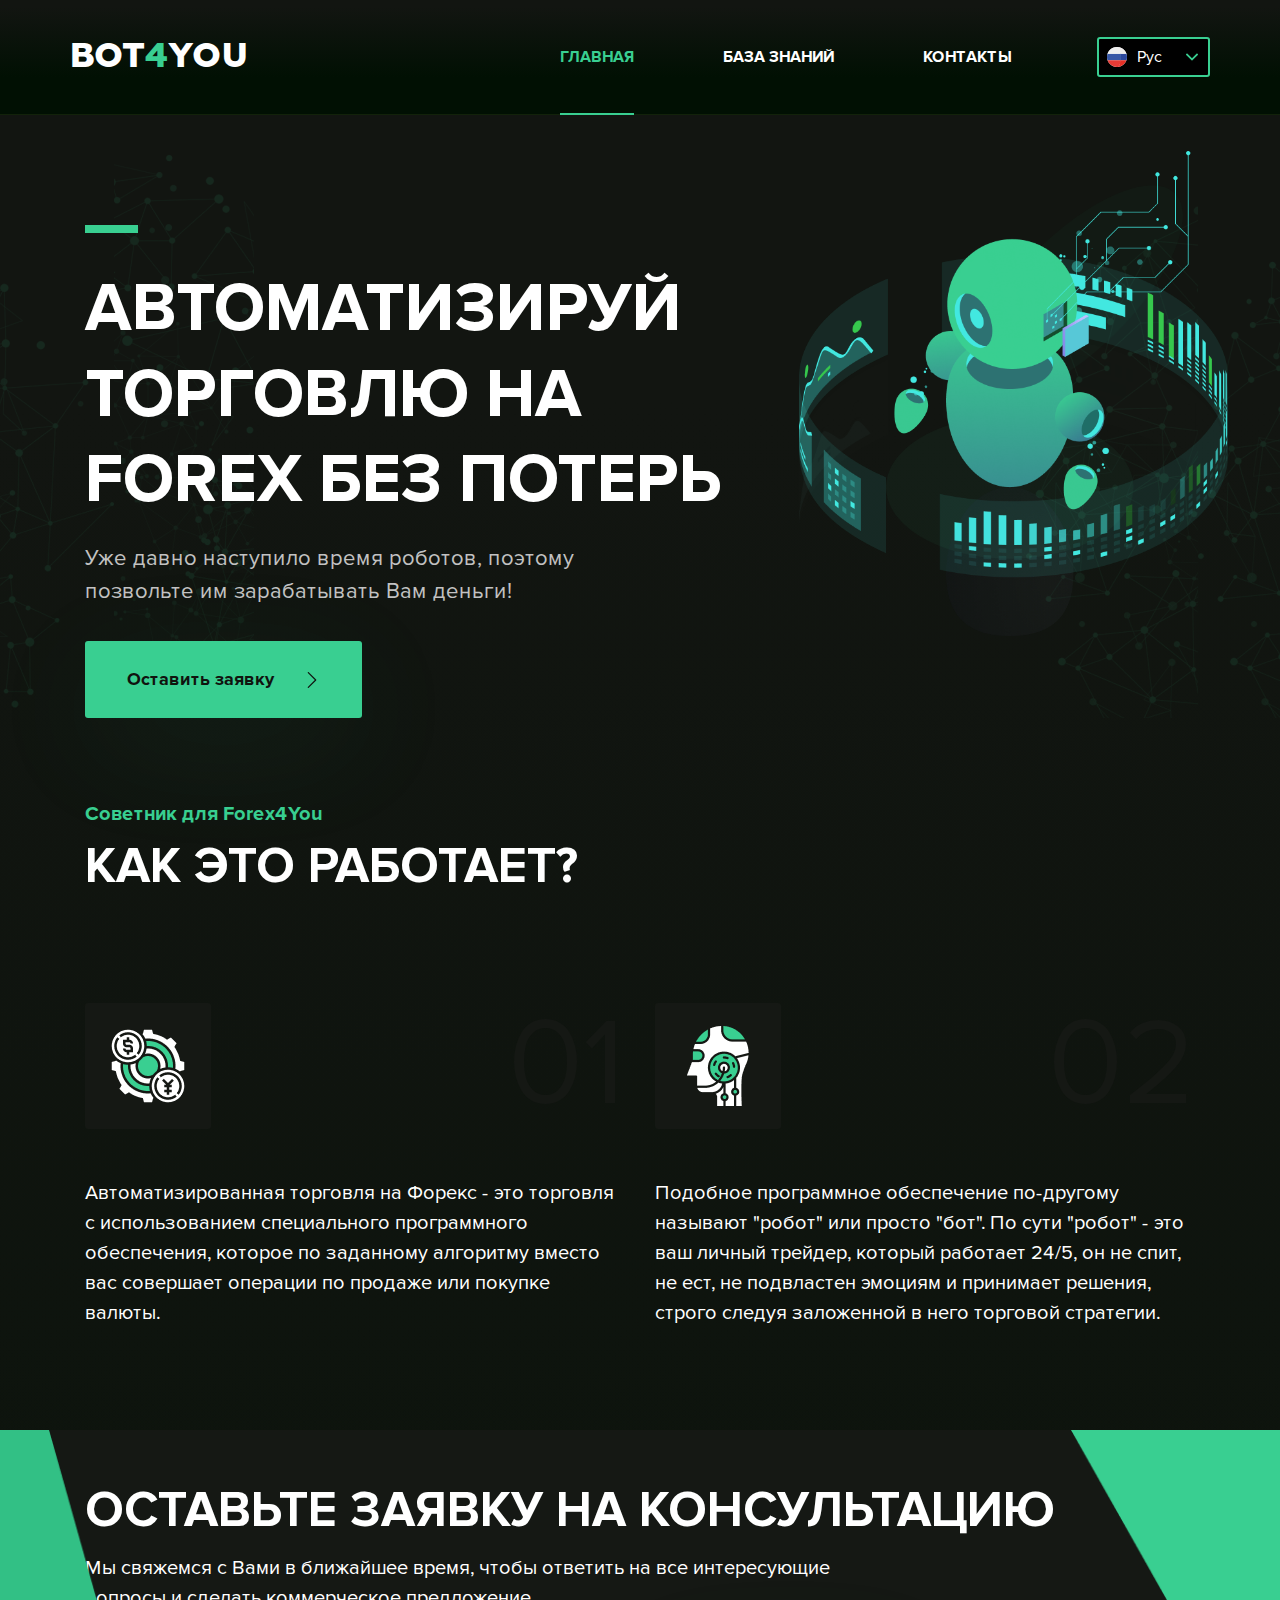
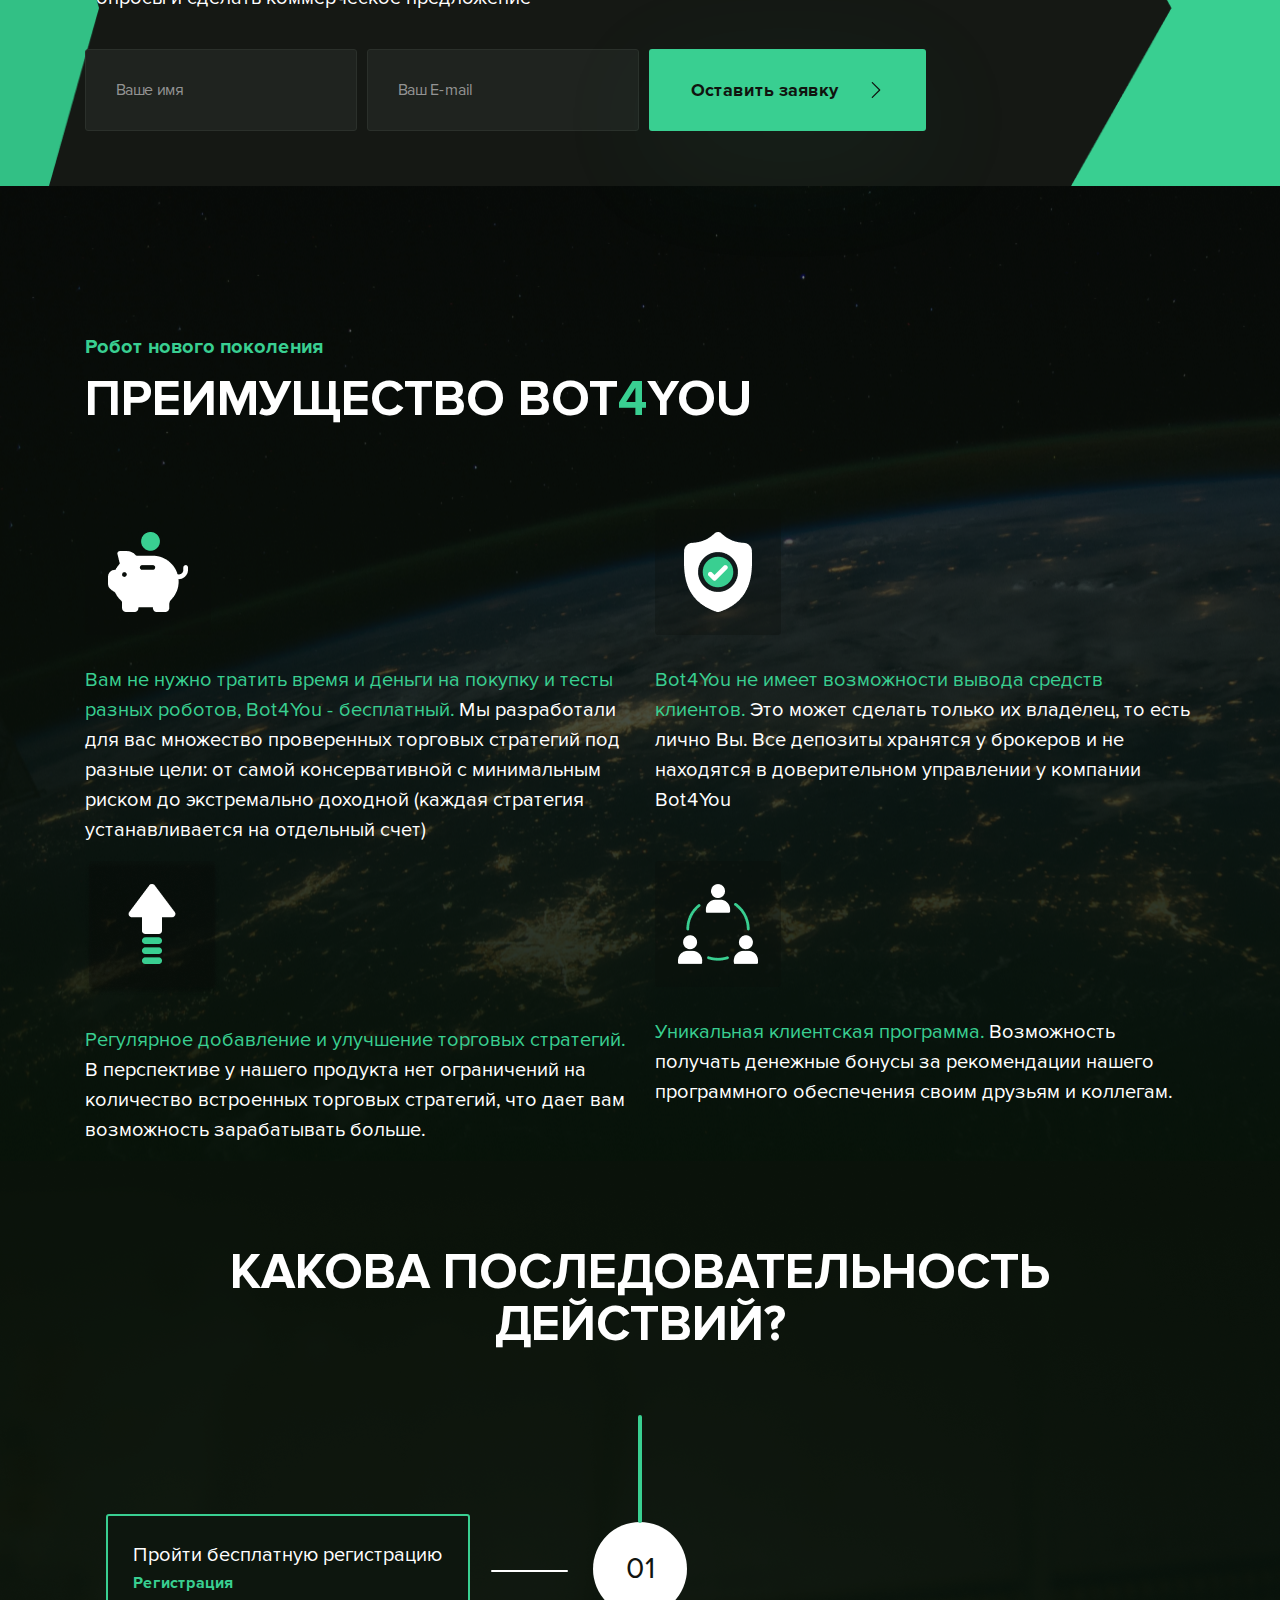
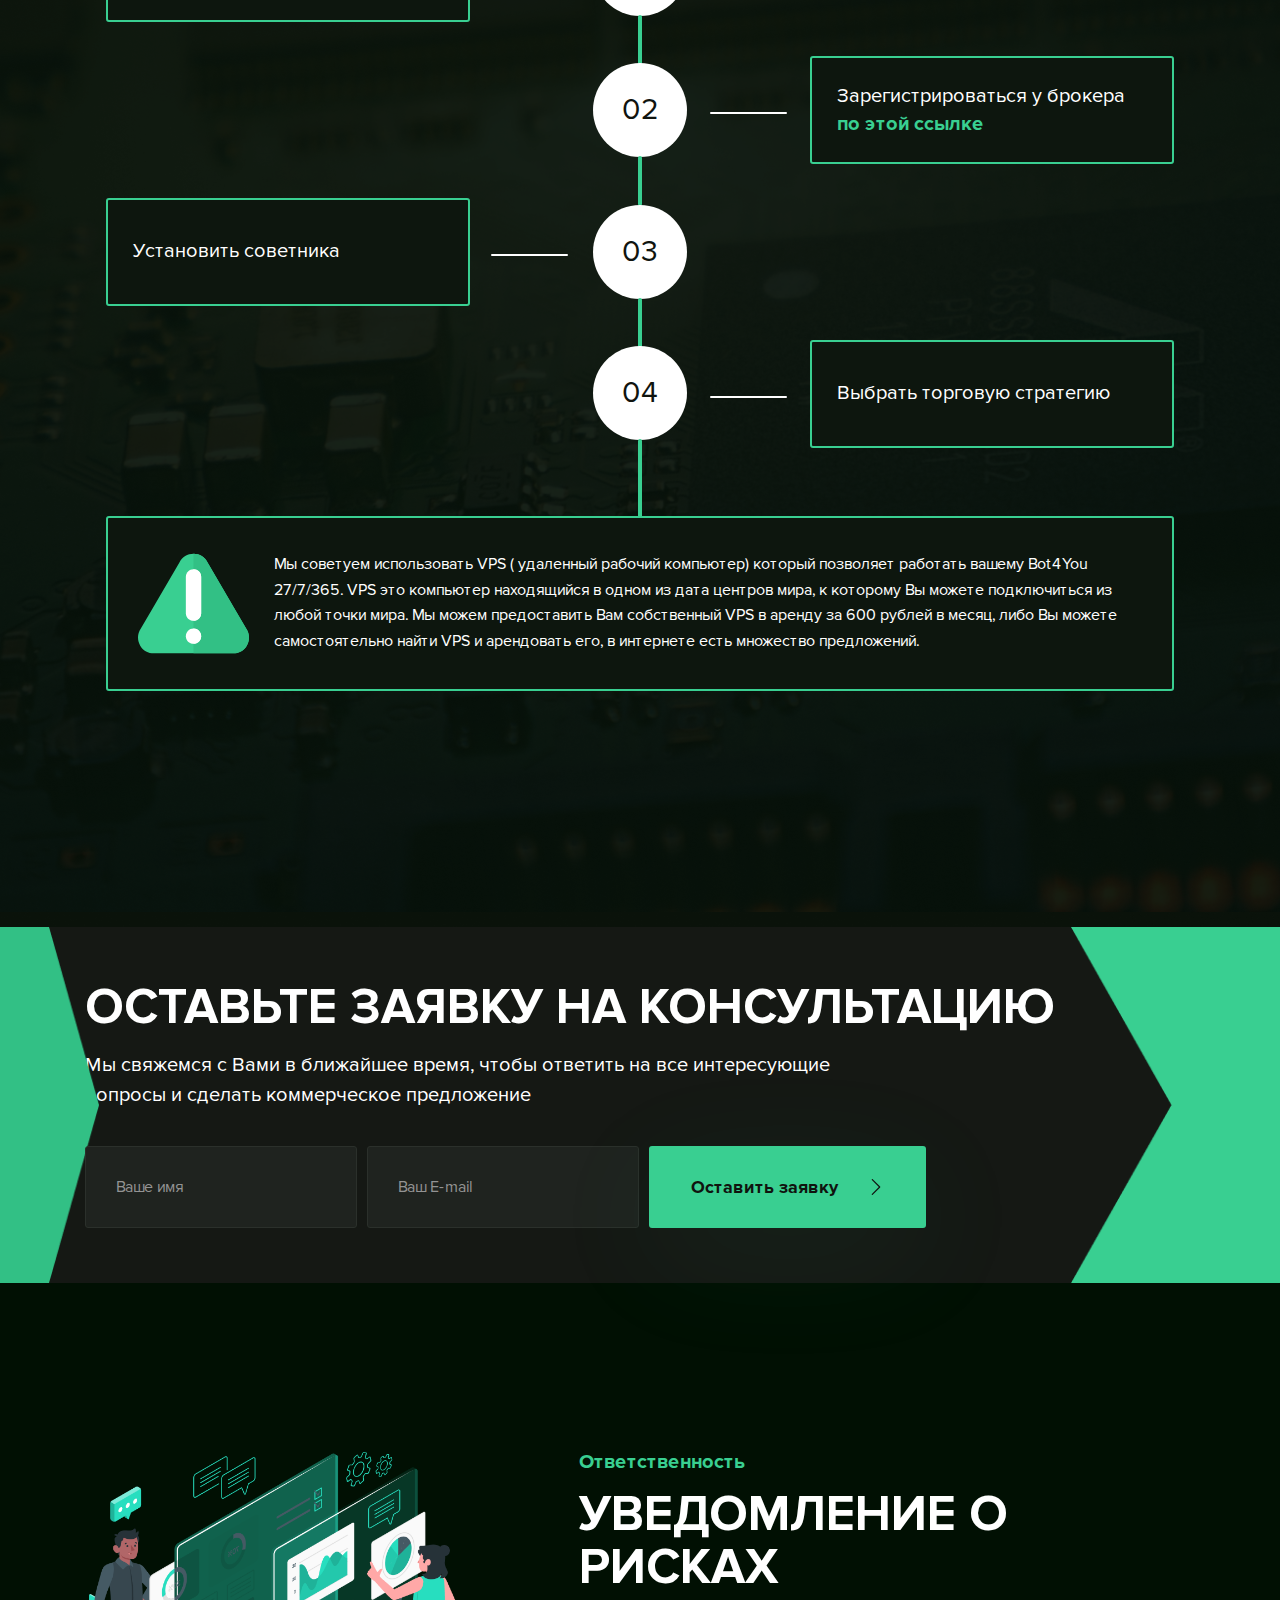
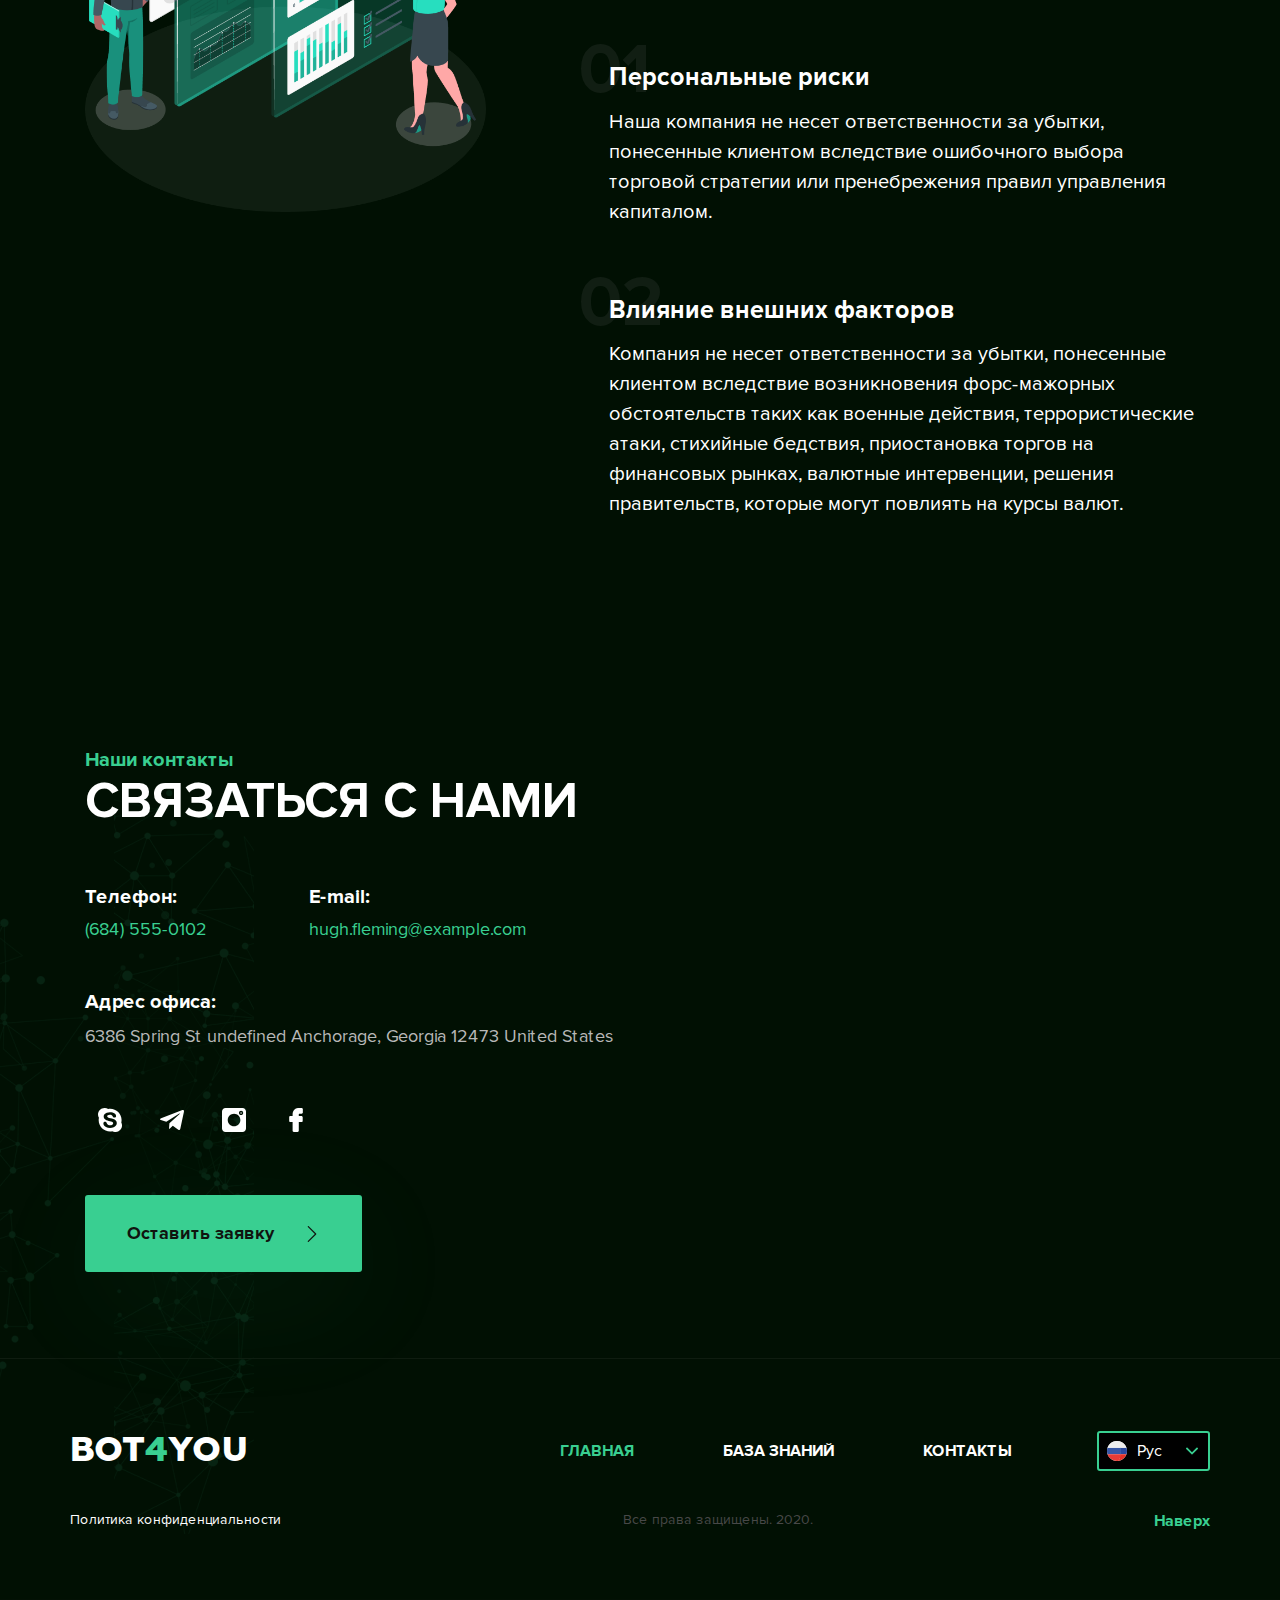
<file: index.html>
<!doctype html>
<html lang="en">
  <head>
    <!-- Required meta tags -->
    <meta charset="utf-8">
    <meta name="viewport" content="width=device-width, initial-scale=1, shrink-to-fit=no">

    <script src="https://api-maps.yandex.ru/2.1/?lang=ru_RU&amp;apikey=<ваш API-ключ>" type="text/javascript"></script>
    <link rel="stylesheet" href="https://stackpath.bootstrapcdn.com/bootstrap/4.3.1/css/bootstrap.min.css" integrity="sha384-ggOyR0iXCbMQv3Xipma34MD+dH/1fQ784/j6cY/iJTQUOhcWr7x9JvoRxT2MZw1T" crossorigin="anonymous">
    <link rel="stylesheet" href="css/jquery.sweet-dropdown.css">
    <link rel="stylesheet" href="css/style.css">
    <link rel="stylesheet" href="css/media.css">

    <title>Site name</title>
  </head>
  <body>
    <header>
      <div class="container">
        <div class="logo">
          <a href="/">BOT<span>4</span>YOU</a>
        </div>
        <div class="menu">
          <div class="list">
            <a class="active" href="/">Главная</a>
            <a href="help.html">База знаний</a>
            <a href="#">Контакты</a>
          </div>
          <div class="language" data-dropdown="#dropdown-language">
            <span class="icon icon-rus"></span>
            <span>Рус</span>
          </div>
          <div class="dropdown-menu dropdown-anchor-top-left" id="dropdown-language">
          	<ul>
          		<!-- <li><a href="#"><span class="icon icon-rus"></span><span>Рус</span></a></li> -->
              <li><a href="#"><span class="icon icon-eng"></span><span>Eng</span></a></li>
              <li><a href="#"><span class="icon icon-fra"></span><span>Fra</span></a></li>
              <li><a href="#"><span class="icon icon-spa"></span><span>Spa</span></a></li>
              <li><a href="#"><span class="icon icon-ger"></span><span>Ger</span></a></li>
              <li><a href="#"><span class="icon icon-chi"></span><span>Chi</span></a></li>
              <li><a href="#"><span class="icon icon-por"></span><span>Por</span></a></li>
              <li><a href="#"><span class="icon icon-ita"></span><span>Ita</span></a></li>
          	</ul>
          </div>
        </div>
        <div class="mobile menu-mobile">
          <a href="#"><span class="icon icon-menu"></span></a>
          <div class="m-menu">
            <div class="top">
              <div class="logo">
                <a href="/">BOT<span>4</span>YOU</a>
              </div>
              <a href="#"><span class="icon icon-menu-close"></span></a>
            </div>
            <div class="list">
              <a class="active" href="/">Главная</a>
              <a href="help.html">База знаний</a>
              <a href="#">Контакты</a>
            </div>
            <div class="language" data-dropdown="#dropdown-language-mobile">
              <span class="icon icon-rus"></span>
              <span>Рус</span>
            </div>
            <div class="dropdown-menu dropdown-anchor-bottom-left" id="dropdown-language-mobile">
              <ul>
                <!-- <li><a href="#"><span class="icon icon-rus"></span><span>Рус</span></a></li> -->
                <li><a href="#"><span class="icon icon-eng"></span><span>Eng</span></a></li>
                <li><a href="#"><span class="icon icon-fra"></span><span>Fra</span></a></li>
                <li><a href="#"><span class="icon icon-spa"></span><span>Spa</span></a></li>
                <li><a href="#"><span class="icon icon-ger"></span><span>Ger</span></a></li>
                <li><a href="#"><span class="icon icon-chi"></span><span>Chi</span></a></li>
                <li><a href="#"><span class="icon icon-por"></span><span>Por</span></a></li>
                <li><a href="#"><span class="icon icon-ita"></span><span>Ita</span></a></li>
              </ul>
            </div>
            <a class="btn btn-green" href="#"  onclick="$('#callme').modal('show');return false;"><span>Оставить заявку</span><span class="icon icon-arrow"></span></a>
          </div>
        </div>
      </div>
    </header>
    <section class="block block1">
      <div class="container">
        <div class="left">
          <p class="p1">Автоматизируй торговлю на Forex без потерь</p>
          <p class="p2">Уже давно наступило время роботов, поэтому позвольте им зарабатывать Вам деньги!</p>
          <div class="mobile">
            <img src="images/block1.png" alt="">
          </div>
          <a class="btn btn-green" href="#"  onclick="$('#callme').modal('show');return false;"><span>Оставить заявку</span><span class="icon icon-arrow"></span></a>
        </div>
        <div class="right computer">
          <img src="images/block1.png" alt="">
        </div>
      </div>
    </section>
    <section class="block block2">
      <div class="container">
        <p class="title1">Советник для Forex4You</p>
        <p class="title2">Как это работает?</p>
        <div class="row">
          <div class="col-md-6 col-sm-12">
            <div class="work">
              <div class="top">
                <div class="logo">
                  <img src="images/b2_left.png" alt="">
                </div>
                <div class="num">
                  <span>01</span>
                </div>
              </div>
              <div class="bot">
                <p class="text">Автоматизированная торговля на Форекс - это торговля с использованием специального программного обеспечения, которое по заданному алгоритму вместо вас совершает операции по продаже или покупке валюты.</p>
              </div>
            </div>
          </div>
          <div class="col-md-6 col-sm-12">
            <div class="work">
              <div class="top">
                <div class="logo">
                  <img src="images/b2_right.png" alt="">
                </div>
                <div class="num">
                  <span>02</span>
                </div>
              </div>
              <div class="bot">
                <p class="text">Подобное программное обеспечение по-другому называют "робот" или просто "бот". По сути "робот" - это ваш личный трейдер, который работает 24/5, он не спит, не ест, не подвластен эмоциям и принимает решения, строго следуя заложенной в него торговой стратегии.</p>
              </div>
            </div>
          </div>
        </div>
      </div>
    </section>
    <section class="block block3">
      <div class="container">
        <p class="title2">Оставьте заявку на консультацию</p>
        <p class="text">Мы свяжемся с Вами в ближайшее время, чтобы ответить на все интересующие вопросы и сделать коммерческое предложение</p>
        <form>
          <input class="input" type="text" name="name" placeholder="Ваше имя" required>
          <input class="input" type="email" name="email" placeholder="Ваш E-mail" required>
          <a class="btn btn-green" href="#"><span>Оставить заявку</span><span class="icon icon-arrow"></span></a>
          <button type="submit" class="hide"></button>
        </form>
      </div>
    </section>
    <section class="block block4">
      <div class="container">
        <p class="title1">Робот нового поколения</p>
        <p class="title2">преимущество Bot<span>4</span>You</p>
        <div class="row">
          <div class="col-md-6 col-sm-12">
            <div class="work">
              <div class="top">
                <div class="logo">
                  <img src="images/b4_1.png" alt="">
                </div>
              </div>
              <div class="bot">
                <p class="text"><span class="green">Вам не нужно тратить время и деньги на покупку и тесты разных роботов, Bot4You - бесплатный.</span> Мы разработали для вас множество проверенных торговых стратегий под разные цели: от самой консервативной с минимальным риском до экстремально доходной (каждая стратегия устанавливается на отдельный счет)</p>
              </div>
            </div>
          </div>
          <div class="col-md-6 col-sm-12">
            <div class="work">
              <div class="top">
                <div class="logo">
                  <img src="images/b4_2.png" alt="">
                </div>
              </div>
              <div class="bot">
                <p class="text"><span class="green">Bot4You не имеет возможности вывода средств клиентов.</span> Это может сделать только их владелец, то есть лично Вы. Все депозиты хранятся у брокеров и не находятся в доверительном управлении у компании Bot4You</p>
              </div>
            </div>
          </div>
          <div class="col-md-6 col-sm-12">
            <div class="work">
              <div class="top">
                <div class="logo">
                  <img src="images/b4_3.png" alt="">
                </div>
              </div>
              <div class="bot">
                <p class="text"><span class="green">Регулярное добавление и улучшение торговых стратегий.</span> В перспективе у нашего продукта нет ограничений на количество встроенных торговых стратегий, что дает вам возможность зарабатывать больше.</p>
              </div>
            </div>
          </div>
          <div class="col-md-6 col-sm-12">
            <div class="work">
              <div class="top">
                <div class="logo">
                  <img src="images/b4_4.png" alt="">
                </div>
              </div>
              <div class="bot">
                <p class="text"><span class="green">Уникальная клиентская программа.</span> Возможность получать денежные бонусы за рекомендации нашего программного обеспечения своим друзьям и коллегам.</p>
              </div>
            </div>
          </div>
        </div>
      </div>
    </section>
    <section class="block block5">
      <div class="container">
        <p class="title2">Какова последовательность действий?</p>
        <div class="tree">
          <div class="infos">
            <div class="info info1">
              <p class="text">Пройти бесплатную регистрацию</p>
              <a href="#">Регистрация</a>
            </div>
            <div class="info info2">
              <p class="text">Зарегистрироваться у брокера <a href="#">по этой ссылке</a></p>
            </div>
            <div class="info info3">
              <p class="text">Установить советника</p>
            </div>
            <div class="info info4">
              <p class="text">Выбрать торговую стратегию</p>
            </div>
          </div>
          <div class="numbers">
            <div class="num">
              <span>01</span>
            </div>
            <div class="num">
              <span>02</span>
            </div>
            <div class="num">
              <span>03</span>
            </div>
            <div class="num">
              <span>04</span>
            </div>
          </div>
        </div>
        <div class="bot">
          <div class="left">
            <span class="icon icon-warning"></span>
          </div>
          <div class="right">
            <p>Мы советуем использовать VPS ( удаленный рабочий компьютер) который позволяет работать вашему Bot4You 27/7/365. VPS это компьютер находящийся в одном из дата центров мира, к которому Вы можете подключиться из любой точки мира. Мы можем предоставить Вам собственный VPS в аренду за 600 рублей в месяц, либо Вы можете самостоятельно найти VPS и арендовать его, в интернете есть множество предложений.</p>
          </div>
        </div>
      </div>
    </section>
    <section class="block block3">
      <div class="container">
        <p class="title2">Оставьте заявку на консультацию</p>
        <p class="text">Мы свяжемся с Вами в ближайшее время, чтобы ответить на все интересующие вопросы и сделать коммерческое предложение</p>
        <form>
          <input class="input" type="text" class="name" placeholder="Ваше имя" required>
          <input class="input" type="email" class="email" placeholder="Ваш E-mail" required>
          <a class="btn btn-green" href="#"><span>Оставить заявку</span><span class="icon icon-arrow"></span></a>
          <button type="submit" class="hide"></button>
        </form>
      </div>
    </section>
    <section class="block block6">
      <div class="container">
        <div class="left">
          <img src="images/block6.png" alt="">
        </div>
        <div class="right">
          <p class="title1">Ответственность</p>
          <p class="title2">Уведомление о рисках</p>
          <div class="risk">
            <span>01</span>
            <p class="p1">Персональные риски</p>
            <p class="text">Наша компания не несет ответственности за убытки, понесенные клиентом вследствие ошибочного выбора торговой стратегии или пренебрежения правил управления капиталом.</p>
          </div>
          <div class="risk">
            <span>02</span>
            <p class="p1">Влияние внешних факторов</p>
            <p class="text">Компания не несет ответственности за убытки, понесенные клиентом вследствие возникновения форс-мажорных обстоятельств таких как военные действия, террористические атаки, стихийные бедствия, приостановка торгов на финансовых рынках, валютные интервенции, решения правительств, которые могут повлиять на курсы валют.</p>
          </div>
        </div>
      </div>
    </section>
    <section class="block block7">
      <div class="container">
        <div class="left">
          <p class="title1">Наши контакты</p>
          <p class="title2">Связаться с нами</p>
          <div class="contacts">
            <div class="left">
              <p class="p1">Телефон:</p>
              <a href="tel: 6845550102">(684) 555-0102</a>
            </div>
            <div class="right">
              <p class="p1">E-mail:</p>
              <a href="mailto: hugh.fleming@example.com">hugh.fleming@example.com</a>
            </div>
          </div>
          <div class="address">
            <p class="p1">Адрес офиса:</p>
            <p class="p2">6386 Spring St undefined Anchorage, Georgia 12473 United States</p>
          </div>
          <div class="social">
            <a href="#"><span class="icon icon-skype"></span></a>
            <a href="#"><span class="icon icon-tg"></span></a>
            <a href="#"><span class="icon icon-inst"></span></a>
            <a href="#"><span class="icon icon-fb"></span></a>
          </div>
          <a class="btn btn-green" href="#" onclick="$('#callme').modal('show');return false;"><span>Оставить заявку</span><span class="icon icon-arrow"></span></a>
        </div>
        <div class="right">
          <div id="map"></div>
        </div>
      </div>
    </section>
    <footer>
      <div class="container">
        <div class="top">
          <div class="logo">
            <a href="#">BOT<span>4</span>YOU</a>
          </div>
          <div class="menu">
            <div class="list">
              <a class="active" href="/">Главная</a>
              <a href="help.html">База знаний</a>
              <a href="#">Контакты</a>
            </div>
            <div class="language" data-dropdown="#dropdown-language-footer">
              <span class="icon icon-rus"></span>
              <span>Рус</span>
            </div>
            <div class="dropdown-menu dropdown-anchor-bottom-left" id="dropdown-language-footer">
            	<ul>
            		<!-- <li><a href="#"><span class="icon icon-rus"></span><span>Рус</span></a></li> -->
                <li><a href="#"><span class="icon icon-eng"></span><span>Eng</span></a></li>
                <li><a href="#"><span class="icon icon-fra"></span><span>Fra</span></a></li>
                <li><a href="#"><span class="icon icon-spa"></span><span>Spa</span></a></li>
                <li><a href="#"><span class="icon icon-ger"></span><span>Ger</span></a></li>
                <li><a href="#"><span class="icon icon-chi"></span><span>Chi</span></a></li>
                <li><a href="#"><span class="icon icon-por"></span><span>Por</span></a></li>
                <li><a href="#"><span class="icon icon-ita"></span><span>Ita</span></a></li>
            	</ul>
            </div>
          </div>
        </div>
        <div class="bot">
          <a href="#" class="p1">Политика конфиденциальности</a>
          <p class="p2">Все права защищены. 2020.</p>
          <a href="#" class="p3">Наверх</a>
        </div>
      </div>
    </footer>

    <div class="modal fade" id="callme" tabindex="-1" role="dialog" aria-labelledby="callmeModal" aria-hidden="true">
      <div class="modal-dialog" role="document">
        <form>
          <div class="modal-content">
            <div class="modal-header">
              <h5 class="modal-title" id="callmeModal">Обратная связь</h5>
              <button type="button" class="close" data-dismiss="modal" aria-label="Закрыть">
                <span aria-hidden="true">&times;</span>
              </button>
            </div>
            <div class="modal-body">
              <div class="form-group">
                <label for="recipient-name" class="col-form-label">Ваше имя:</label>
                <input type="text" class="form-control" name="name" id="recipient-name" required>
              </div>
              <div class="form-group">
                <label for="recipient-email" class="col-form-label">Ваш E-mail:</label>
                <input type="email" class="form-control" name="email" id="recipient-email" required>
              </div>
            </div>
            <div class="modal-footer">
              <button type="button" class="btn btn-secondary" data-dismiss="modal">Закрыть</button>
              <button class="btn btn-primary" type="submit">Отправить</button>
            </div>
          </div>
        </form>
      </div>
    </div>

    <script src="https://code.jquery.com/jquery-3.3.1.min.js"></script>
    <script src="https://cdnjs.cloudflare.com/ajax/libs/popper.js/1.14.7/umd/popper.min.js" integrity="sha384-UO2eT0CpHqdSJQ6hJty5KVphtPhzWj9WO1clHTMGa3JDZwrnQq4sF86dIHNDz0W1" crossorigin="anonymous"></script>
    <script src="https://stackpath.bootstrapcdn.com/bootstrap/4.3.1/js/bootstrap.min.js" integrity="sha384-JjSmVgyd0p3pXB1rRibZUAYoIIy6OrQ6VrjIEaFf/nJGzIxFDsf4x0xIM+B07jRM" crossorigin="anonymous"></script>
    <script src="js/jquery.sweet-dropdown.js"></script>
    <script src="js/script.js"></script>
  </body>
</html>
</file>
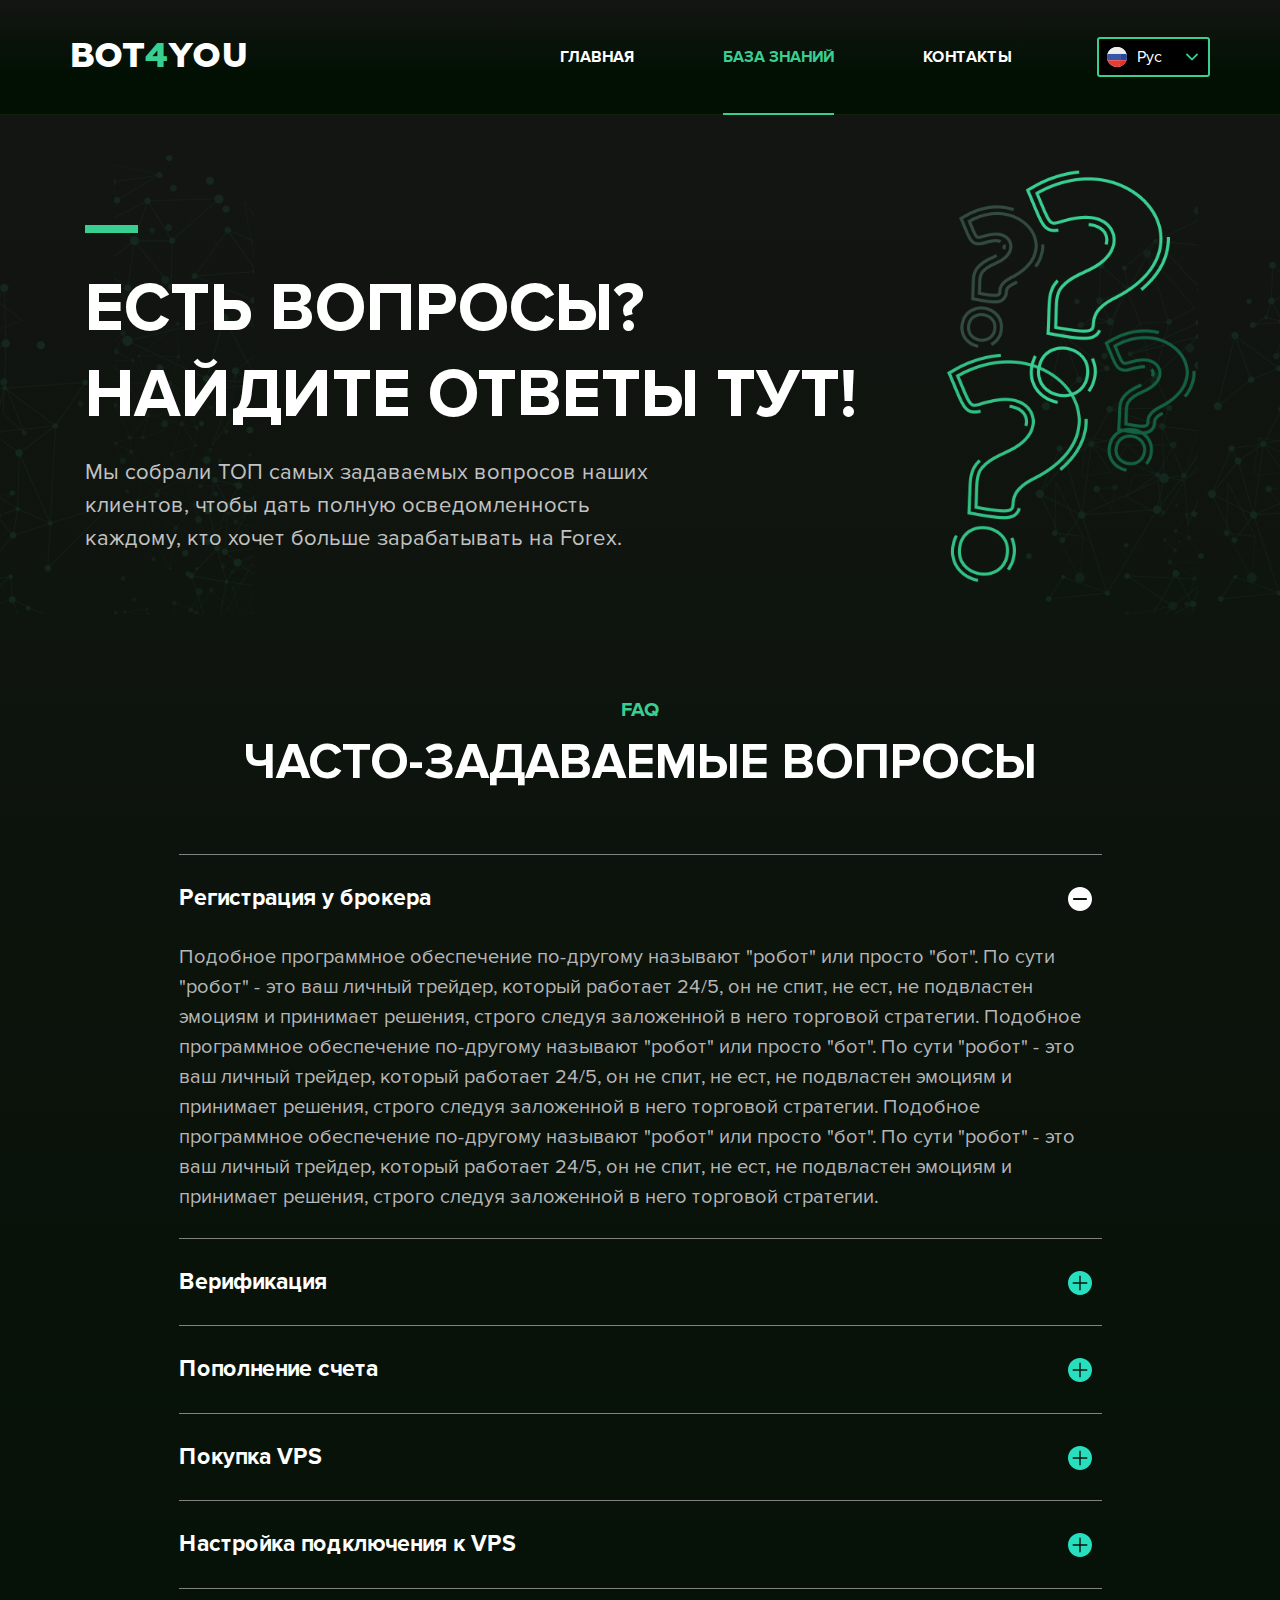
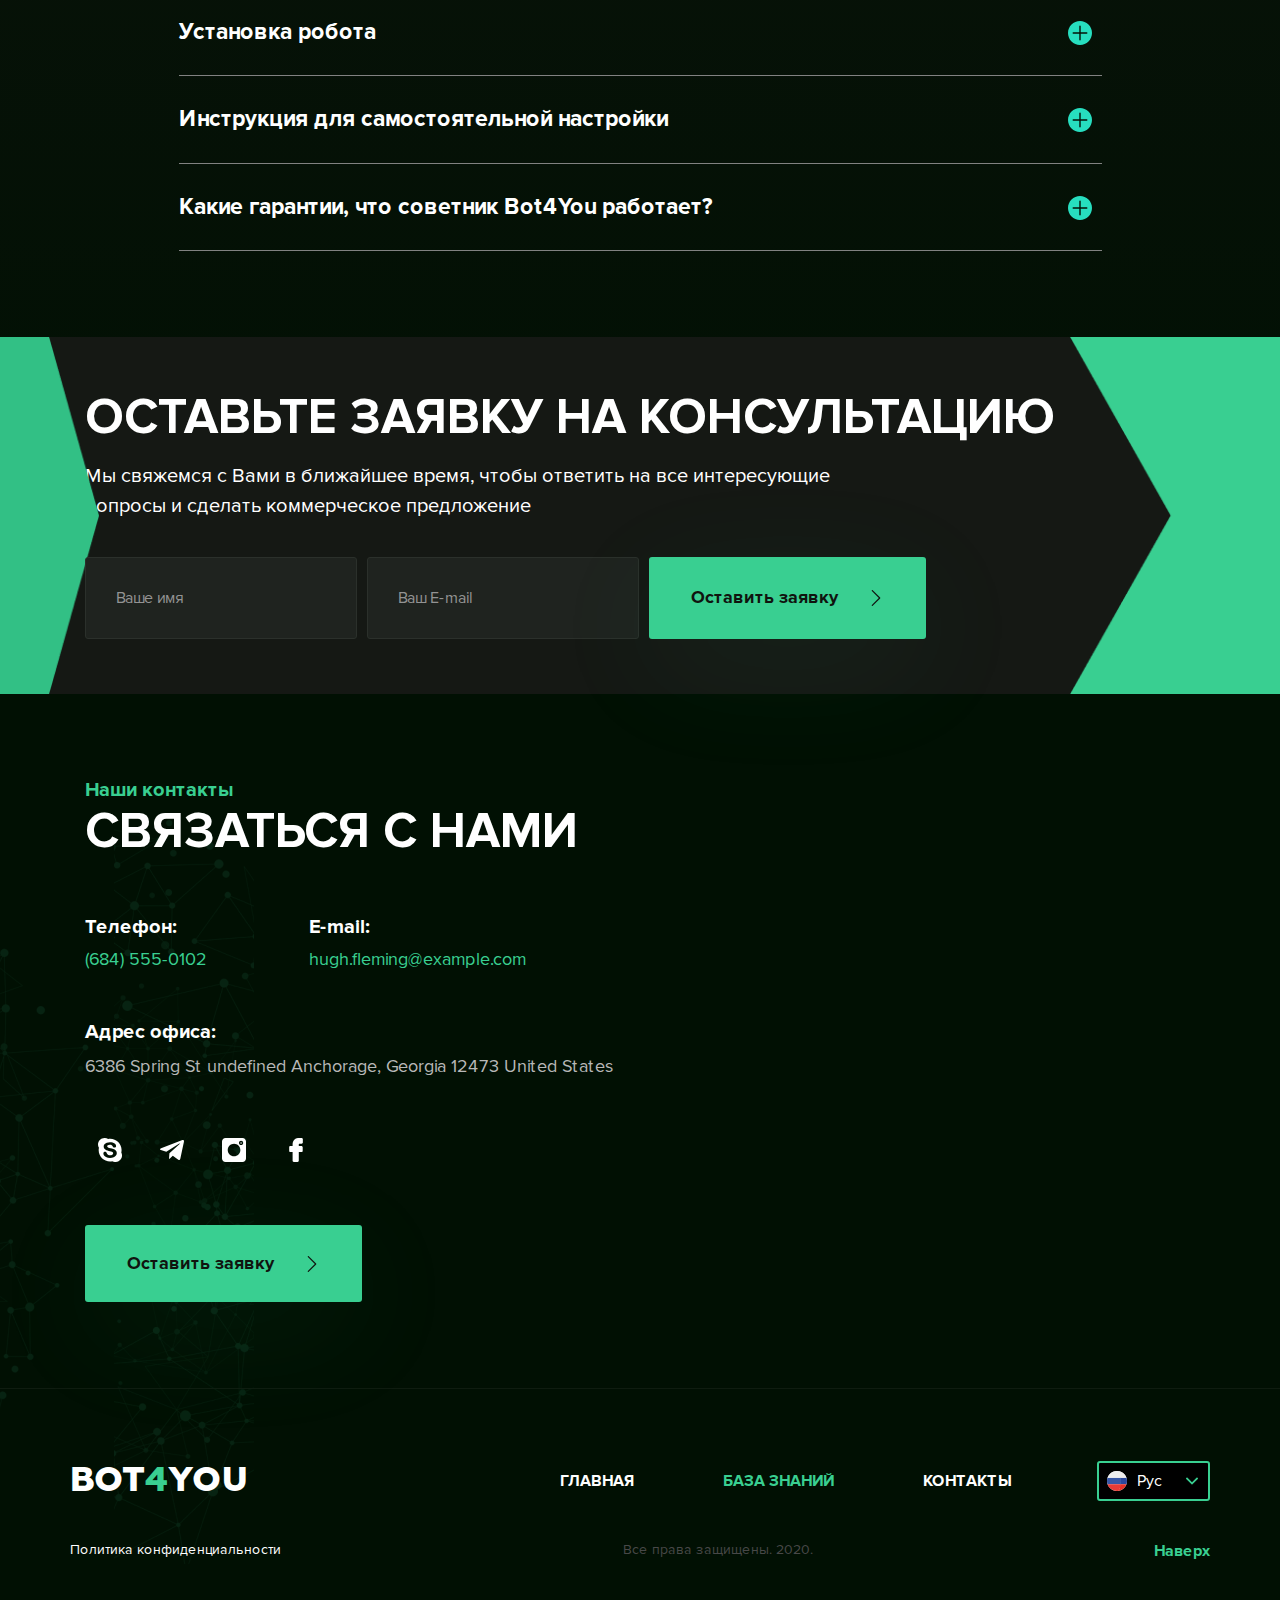
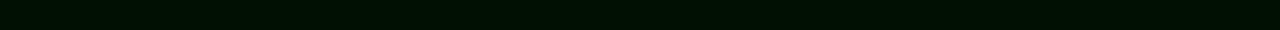
<file: help.html>
<!doctype html>
<html lang="en">
  <head>
    <!-- Required meta tags -->
    <meta charset="utf-8">
    <meta name="viewport" content="width=device-width, initial-scale=1, shrink-to-fit=no">

    <script src="https://api-maps.yandex.ru/2.1/?lang=ru_RU&amp;apikey=<ваш API-ключ>" type="text/javascript"></script>
    <link rel="stylesheet" href="https://stackpath.bootstrapcdn.com/bootstrap/4.3.1/css/bootstrap.min.css" integrity="sha384-ggOyR0iXCbMQv3Xipma34MD+dH/1fQ784/j6cY/iJTQUOhcWr7x9JvoRxT2MZw1T" crossorigin="anonymous">
    <link rel="stylesheet" href="css/jquery.sweet-dropdown.css">
    <link rel="stylesheet" href="css/style.css">
    <link rel="stylesheet" href="css/media.css">

    <title>Site name</title>
  </head>
  <body>
    <header>
      <div class="container">
        <div class="logo">
          <a href="/">BOT<span>4</span>YOU</a>
        </div>
        <div class="menu">
          <div class="list">
            <a href="/">Главная</a>
            <a class="active" href="help.html">База знаний</a>
            <a href="#">Контакты</a>
          </div>
          <div class="language" data-dropdown="#dropdown-language">
            <span class="icon icon-rus"></span>
            <span>Рус</span>
          </div>
          <div class="dropdown-menu dropdown-anchor-top-left" id="dropdown-language">
          	<ul>
          		<!-- <li><a href="#"><span class="icon icon-rus"></span><span>Рус</span></a></li> -->
              <li><a href="#"><span class="icon icon-eng"></span><span>Eng</span></a></li>
              <li><a href="#"><span class="icon icon-fra"></span><span>Fra</span></a></li>
              <li><a href="#"><span class="icon icon-spa"></span><span>Spa</span></a></li>
              <li><a href="#"><span class="icon icon-ger"></span><span>Ger</span></a></li>
              <li><a href="#"><span class="icon icon-chi"></span><span>Chi</span></a></li>
              <li><a href="#"><span class="icon icon-por"></span><span>Por</span></a></li>
              <li><a href="#"><span class="icon icon-ita"></span><span>Ita</span></a></li>
          	</ul>
          </div>
        </div>
        <div class="mobile menu-mobile">
          <a href="#"><span class="icon icon-menu"></span></a>
          <div class="m-menu">
            <div class="top">
              <div class="logo">
                <a href="/">BOT<span>4</span>YOU</a>
              </div>
              <a href="#"><span class="icon icon-menu-close"></span></a>
            </div>
            <div class="list">
              <a href="/">Главная</a>
              <a class="active" href="help.html">База знаний</a>
              <a href="#">Контакты</a>
            </div>
            <div class="language" data-dropdown="#dropdown-language-mobile">
              <span class="icon icon-rus"></span>
              <span>Рус</span>
            </div>
            <div class="dropdown-menu dropdown-anchor-bottom-left" id="dropdown-language-mobile">
              <ul>
                <!-- <li><a href="#"><span class="icon icon-rus"></span><span>Рус</span></a></li> -->
                <li><a href="#"><span class="icon icon-eng"></span><span>Eng</span></a></li>
                <li><a href="#"><span class="icon icon-fra"></span><span>Fra</span></a></li>
                <li><a href="#"><span class="icon icon-spa"></span><span>Spa</span></a></li>
                <li><a href="#"><span class="icon icon-ger"></span><span>Ger</span></a></li>
                <li><a href="#"><span class="icon icon-chi"></span><span>Chi</span></a></li>
                <li><a href="#"><span class="icon icon-por"></span><span>Por</span></a></li>
                <li><a href="#"><span class="icon icon-ita"></span><span>Ita</span></a></li>
              </ul>
            </div>
            <a class="btn btn-green" href="#"  onclick="$('#callme').modal('show');return false;"><span>Оставить заявку</span><span class="icon icon-arrow"></span></a>
          </div>
        </div>
      </div>
    </header>
    <section class="block block1_1">
      <div class="container">
        <div class="left">
          <p class="p1">Есть вопросы? Найдите ответы тут!</p>
          <p class="p2">Мы собрали ТОП самых задаваемых вопросов наших клиентов, чтобы дать полную осведомленность каждому, кто хочет больше зарабатывать на Forex.</p>
        </div>
        <div class="right">
          <img src="images/block1_1.png" alt="">
        </div>
      </div>
    </section>
    <section class="block block2_2">
      <div class="container">
        <p class="title1">FAQ</p>
        <p class="title2">Часто-задаваемые вопросы</p>
        <div class="questions">
          <div class="rows active">
            <p class="t">Регистрация у брокера</p>
            <p class="f">Подобное программное обеспечение по-другому называют "робот" или просто "бот". По сути "робот" - это ваш личный трейдер, который работает 24/5, он не спит, не ест, не подвластен эмоциям и принимает решения, строго следуя заложенной в него торговой стратегии. Подобное программное обеспечение по-другому называют "робот" или просто "бот". По сути "робот" - это ваш личный трейдер, который работает 24/5, он не спит, не ест, не подвластен эмоциям и принимает решения, строго следуя заложенной в него торговой стратегии. Подобное программное обеспечение по-другому называют "робот" или просто "бот". По сути "робот" - это ваш личный трейдер, который работает 24/5, он не спит, не ест, не подвластен эмоциям и принимает решения, строго следуя заложенной в него торговой стратегии.</p>
          </div>
          <div class="rows">
            <p class="t">Верификация</p>
            <p class="f">Подобное программное обеспечение по-другому называют "робот" или просто "бот". По сути "робот" - это ваш личный трейдер, который работает 24/5, он не спит, не ест, не подвластен эмоциям и принимает решения, строго следуя заложенной в него торговой стратегии. Подобное программное обеспечение по-другому называют "робот" или просто "бот". По сути "робот" - это ваш личный трейдер, который работает 24/5, он не спит, не ест, не подвластен эмоциям и принимает решения, строго следуя заложенной в него торговой стратегии. Подобное программное обеспечение по-другому называют "робот" или просто "бот". По сути "робот" - это ваш личный трейдер, который работает 24/5, он не спит, не ест, не подвластен эмоциям и принимает решения, строго следуя заложенной в него торговой стратегии.</p>
          </div>
          <div class="rows">
            <p class="t">Пополнение счета</p>
            <p class="f">Подобное программное обеспечение по-другому называют "робот" или просто "бот". По сути "робот" - это ваш личный трейдер, который работает 24/5, он не спит, не ест, не подвластен эмоциям и принимает решения, строго следуя заложенной в него торговой стратегии. Подобное программное обеспечение по-другому называют "робот" или просто "бот". По сути "робот" - это ваш личный трейдер, который работает 24/5, он не спит, не ест, не подвластен эмоциям и принимает решения, строго следуя заложенной в него торговой стратегии. Подобное программное обеспечение по-другому называют "робот" или просто "бот". По сути "робот" - это ваш личный трейдер, который работает 24/5, он не спит, не ест, не подвластен эмоциям и принимает решения, строго следуя заложенной в него торговой стратегии.</p>
          </div>
          <div class="rows">
            <p class="t">Покупка VPS</p>
            <p class="f">Подобное программное обеспечение по-другому называют "робот" или просто "бот". По сути "робот" - это ваш личный трейдер, который работает 24/5, он не спит, не ест, не подвластен эмоциям и принимает решения, строго следуя заложенной в него торговой стратегии. Подобное программное обеспечение по-другому называют "робот" или просто "бот". По сути "робот" - это ваш личный трейдер, который работает 24/5, он не спит, не ест, не подвластен эмоциям и принимает решения, строго следуя заложенной в него торговой стратегии. Подобное программное обеспечение по-другому называют "робот" или просто "бот". По сути "робот" - это ваш личный трейдер, который работает 24/5, он не спит, не ест, не подвластен эмоциям и принимает решения, строго следуя заложенной в него торговой стратегии.</p>
          </div>
          <div class="rows">
            <p class="t">Настройка подключения к VPS</p>
            <p class="f">Подобное программное обеспечение по-другому называют "робот" или просто "бот". По сути "робот" - это ваш личный трейдер, который работает 24/5, он не спит, не ест, не подвластен эмоциям и принимает решения, строго следуя заложенной в него торговой стратегии. Подобное программное обеспечение по-другому называют "робот" или просто "бот". По сути "робот" - это ваш личный трейдер, который работает 24/5, он не спит, не ест, не подвластен эмоциям и принимает решения, строго следуя заложенной в него торговой стратегии. Подобное программное обеспечение по-другому называют "робот" или просто "бот". По сути "робот" - это ваш личный трейдер, который работает 24/5, он не спит, не ест, не подвластен эмоциям и принимает решения, строго следуя заложенной в него торговой стратегии.</p>
          </div>
          <div class="rows">
            <p class="t">Установка робота</p>
            <p class="f">Подобное программное обеспечение по-другому называют "робот" или просто "бот". По сути "робот" - это ваш личный трейдер, который работает 24/5, он не спит, не ест, не подвластен эмоциям и принимает решения, строго следуя заложенной в него торговой стратегии. Подобное программное обеспечение по-другому называют "робот" или просто "бот". По сути "робот" - это ваш личный трейдер, который работает 24/5, он не спит, не ест, не подвластен эмоциям и принимает решения, строго следуя заложенной в него торговой стратегии. Подобное программное обеспечение по-другому называют "робот" или просто "бот". По сути "робот" - это ваш личный трейдер, который работает 24/5, он не спит, не ест, не подвластен эмоциям и принимает решения, строго следуя заложенной в него торговой стратегии.</p>
          </div>
          <div class="rows">
            <p class="t">Инструкция для самостоятельной настройки</p>
            <p class="f">Подобное программное обеспечение по-другому называют "робот" или просто "бот". По сути "робот" - это ваш личный трейдер, который работает 24/5, он не спит, не ест, не подвластен эмоциям и принимает решения, строго следуя заложенной в него торговой стратегии. Подобное программное обеспечение по-другому называют "робот" или просто "бот". По сути "робот" - это ваш личный трейдер, который работает 24/5, он не спит, не ест, не подвластен эмоциям и принимает решения, строго следуя заложенной в него торговой стратегии. Подобное программное обеспечение по-другому называют "робот" или просто "бот". По сути "робот" - это ваш личный трейдер, который работает 24/5, он не спит, не ест, не подвластен эмоциям и принимает решения, строго следуя заложенной в него торговой стратегии.</p>
          </div>
          <div class="rows">
            <p class="t">Какие гарантии, что советник Bot4You работает?</p>
            <p class="f">Подобное программное обеспечение по-другому называют "робот" или просто "бот". По сути "робот" - это ваш личный трейдер, который работает 24/5, он не спит, не ест, не подвластен эмоциям и принимает решения, строго следуя заложенной в него торговой стратегии. Подобное программное обеспечение по-другому называют "робот" или просто "бот". По сути "робот" - это ваш личный трейдер, который работает 24/5, он не спит, не ест, не подвластен эмоциям и принимает решения, строго следуя заложенной в него торговой стратегии. Подобное программное обеспечение по-другому называют "робот" или просто "бот". По сути "робот" - это ваш личный трейдер, который работает 24/5, он не спит, не ест, не подвластен эмоциям и принимает решения, строго следуя заложенной в него торговой стратегии.</p>
          </div>
        </div>
      </div>
    </section>
    <section class="block block3">
      <div class="container">
        <p class="title2">Оставьте заявку на консультацию</p>
        <p class="text">Мы свяжемся с Вами в ближайшее время, чтобы ответить на все интересующие вопросы и сделать коммерческое предложение</p>
        <form>
          <input class="input" type="text" class="name" placeholder="Ваше имя" required>
          <input class="input" type="email" class="email" placeholder="Ваш E-mail" required>
          <a class="btn btn-green" href="#"><span>Оставить заявку</span><span class="icon icon-arrow"></span></a>
          <button type="submit" class="hide"></button>
        </form>
      </div>
    </section>

    <section class="block block7">
      <div class="container">
        <div class="left">
          <p class="title1">Наши контакты</p>
          <p class="title2">Связаться с нами</p>
          <div class="contacts">
            <div class="left">
              <p class="p1">Телефон:</p>
              <a href="tel: 6845550102">(684) 555-0102</a>
            </div>
            <div class="right">
              <p class="p1">E-mail:</p>
              <a href="mailto: hugh.fleming@example.com">hugh.fleming@example.com</a>
            </div>
          </div>
          <div class="address">
            <p class="p1">Адрес офиса:</p>
            <p class="p2">6386 Spring St undefined Anchorage, Georgia 12473 United States</p>
          </div>
          <div class="social">
            <a href="#"><span class="icon icon-skype"></span></a>
            <a href="#"><span class="icon icon-tg"></span></a>
            <a href="#"><span class="icon icon-inst"></span></a>
            <a href="#"><span class="icon icon-fb"></span></a>
          </div>
          <a class="btn btn-green" href="#" onclick="$('#callme').modal('show');return false;"><span>Оставить заявку</span><span class="icon icon-arrow"></span></a>
        </div>
        <div class="right">
          <div id="map"></div>
        </div>
      </div>
    </section>
    <footer>
      <div class="container">
        <div class="top">
          <div class="logo">
            <a href="#">BOT<span>4</span>YOU</a>
          </div>
          <div class="menu">
            <div class="list">
              <a href="/">Главная</a>
              <a class="active" href="help.html">База знаний</a>
              <a href="#">Контакты</a>
            </div>
            <div class="language" data-dropdown="#dropdown-language-footer">
              <span class="icon icon-rus"></span>
              <span>Рус</span>
            </div>
            <div class="dropdown-menu dropdown-anchor-bottom-left" id="dropdown-language-footer">
            	<ul>
            		<!-- <li><a href="#"><span class="icon icon-rus"></span><span>Рус</span></a></li> -->
                <li><a href="#"><span class="icon icon-eng"></span><span>Eng</span></a></li>
                <li><a href="#"><span class="icon icon-fra"></span><span>Fra</span></a></li>
                <li><a href="#"><span class="icon icon-spa"></span><span>Spa</span></a></li>
                <li><a href="#"><span class="icon icon-ger"></span><span>Ger</span></a></li>
                <li><a href="#"><span class="icon icon-chi"></span><span>Chi</span></a></li>
                <li><a href="#"><span class="icon icon-por"></span><span>Por</span></a></li>
                <li><a href="#"><span class="icon icon-ita"></span><span>Ita</span></a></li>
            	</ul>
            </div>
          </div>
        </div>
        <div class="bot">
          <a href="#" class="p1">Политика конфиденциальности</a>
          <p class="p2">Все права защищены. 2020.</p>
          <a href="#" class="p3">Наверх</a>
        </div>
      </div>
    </footer>

    <div class="modal fade" id="callme" tabindex="-1" role="dialog" aria-labelledby="callmeModal" aria-hidden="true">
      <div class="modal-dialog" role="document">
        <form>
          <div class="modal-content">
            <div class="modal-header">
              <h5 class="modal-title" id="callmeModal">Обратная связь</h5>
              <button type="button" class="close" data-dismiss="modal" aria-label="Закрыть">
                <span aria-hidden="true">&times;</span>
              </button>
            </div>
            <div class="modal-body">
              <div class="form-group">
                <label for="recipient-name" class="col-form-label">Ваше имя:</label>
                <input type="text" class="form-control" name="name" id="recipient-name" required>
              </div>
              <div class="form-group">
                <label for="recipient-email" class="col-form-label">Ваш E-mail:</label>
                <input type="email" class="form-control" name="email" id="recipient-email" required>
              </div>
            </div>
            <div class="modal-footer">
              <button type="button" class="btn btn-secondary" data-dismiss="modal">Закрыть</button>
              <button class="btn btn-primary" type="submit">Отправить</button>
            </div>
          </div>
        </form>
      </div>
    </div>

    <script src="https://code.jquery.com/jquery-3.3.1.min.js"></script>
    <script src="https://cdnjs.cloudflare.com/ajax/libs/popper.js/1.14.7/umd/popper.min.js" integrity="sha384-UO2eT0CpHqdSJQ6hJty5KVphtPhzWj9WO1clHTMGa3JDZwrnQq4sF86dIHNDz0W1" crossorigin="anonymous"></script>
    <script src="https://stackpath.bootstrapcdn.com/bootstrap/4.3.1/js/bootstrap.min.js" integrity="sha384-JjSmVgyd0p3pXB1rRibZUAYoIIy6OrQ6VrjIEaFf/nJGzIxFDsf4x0xIM+B07jRM" crossorigin="anonymous"></script>
    <script src="js/jquery.sweet-dropdown.js"></script>
    <script src="js/script.js"></script>
  </body>
</html>
</file>
<file: css/style.css>
@import url(fonts/Geometria.css);@import url(fonts/ProximaNova.css);body{background:linear-gradient(180deg, #121511 6.22%, #011003 67.7%);font-family:'Proxima Nova Rg';overflow-x:hidden}body .hide{display:none}body .mobile{display:none}body .computer{display:block}body .icon{display:block;min-width:20px;height:20px;background-repeat:no-repeat;background-position:center;background-size:contain}body .icon.icon-rus{background-image:url("../images/i-rus.svg")}body .icon.icon-eng{background-image:url("../images/i-eng.svg")}body .icon.icon-fra{background-image:url("../images/i-fra.svg")}body .icon.icon-spa{background-image:url("../images/i-spa.svg")}body .icon.icon-ger{background-image:url("../images/i-ger.svg")}body .icon.icon-chi{background-image:url("../images/i-chi.svg")}body .icon.icon-por{background-image:url("../images/i-por.svg")}body .icon.icon-ita{background-image:url("../images/i-ita.svg")}body .icon.icon-arrow{min-width:16px;height:16px;background-image:url("../images/i-arrow.svg")}body .icon.icon-warning{min-width:111px;height:111px;background-image:url("../images/i-warning.svg")}body .icon.icon-skype{min-width:24px;height:24px;background-image:url("../images/i-skype.svg")}body .icon.icon-tg{min-width:24px;height:24px;background-image:url("../images/i-tg.svg")}body .icon.icon-inst{min-width:24px;height:24px;background-image:url("../images/i-inst.svg")}body .icon.icon-fb{min-width:24px;height:24px;background-image:url("../images/i-fb.svg")}body .icon.icon-menu{min-width:38px;height:38px;background-image:url("../images/i-menu.svg")}body .icon.icon-menu-close{min-width:30px;height:30px;background-image:url("../images/i-menu-close.svg")}body input.input{background:#1F231F;border:1px solid #2B302B;box-sizing:border-box;border-radius:3px;font-size:16px;line-height:105%;color:#939393;padding:30px;outline:none}body input.input::placeholder{font-size:16px;line-height:105%;color:#939393}body input.input:active,body input.input:focus{background:#1F231F;border:1px solid #39CF91;box-sizing:border-box;border-radius:3px}body .btn.btn-green{background:#39CF91;box-shadow:0px 29px 127px rgba(57,207,145,0.07);border-radius:3px;font-weight:bold;font-size:18px;line-height:105%;color:#10140F;display:flex;padding:28px 41px;width:fit-content;width:-moz-fit-content;width:-webkit-fit-content}body .btn.btn-green span{margin:auto 0}body .btn.btn-green .icon{margin-left:30px}body .btn.btn-green:hover{background:#39CF91;box-shadow:0px 29px 127px rgba(57,207,145,0.19);border-radius:3px;font-weight:bold;font-size:18px;line-height:105%;color:#10140F}body header{background:linear-gradient(180deg, #121511 6.22%, #011003 67.7%);border-bottom:1px solid #12220A}body header .container{padding:35px 0;display:flex;justify-content:space-between}body header .container .logo{margin:auto 0}body header .container .logo a{text-decoration:none;font-family:Geometria;font-weight:800;font-size:35px;line-height:44px;color:#FFFFFF}body header .container .logo a span{color:#39CF91}body header .container .menu{display:flex}body header .container .menu .list{margin:auto 0;margin-right:85px}body header .container .menu .list a{font-weight:600;font-size:16px;line-height:19px;text-transform:uppercase;color:#FFFFFF;position:relative;text-decoration:none}body header .container .menu .list a.active,body header .container .menu .list a:hover{font-weight:600;font-size:16px;line-height:19px;text-transform:uppercase;color:#39CF91}body header .container .menu .list a:not(:last-child){margin-right:85px}body header .container .menu .list a.active:after,body header .container .menu .list a:hover:after{position:absolute;content:'';height:2px;background:#39CF91;width:100%;bottom:-48px;left:0}body header .container .menu .language{background-color:black;margin:auto 0;width:113px;height:40px;border:2px solid #39CF91;box-sizing:border-box;border-radius:3px;display:flex;padding:8px;position:relative;cursor:pointer}body header .container .menu .language span:not(.icon){line-height:10px;margin:auto 0;margin-left:10px;font-size:16px;color:#FFFFFF}body header .container .menu .language:after{content:'';position:absolute;width:12px;height:12px;background-image:url("../images/arrow.svg");right:10px;top:12px;transform:rotate(180deg)}body header .container .menu .language.dropdown-open{border-bottom:unset;border-bottom-right-radius:0;border-bottom-left-radius:0}body header .container .menu .dropdown-menu{margin-top:0;width:113px;min-width:unset;background-color:black;padding:0;border:2px solid #39CF91;box-sizing:border-box;border-radius:3px}body header .container .menu .dropdown-menu ul{background-color:inherit;min-width:unset;padding:0}body header .container .menu .dropdown-menu ul a{padding:8px;display:flex}body header .container .menu .dropdown-menu ul a span:not(.icon){line-height:10px;margin:auto 0;margin-left:10px;font-size:16px;color:#FFFFFF}body header .container .menu .dropdown-menu.dropdown-opened{border-top:unset;border-top-left-radius:0px;border-top-right-radius:0px}body header .container .menu-mobile .icon-menu{position:absolute;top:15px;right:15px}body header .container .menu-mobile .m-menu{display:none;position:fixed;width:100vw;height:100vh;left:0;top:0;background:linear-gradient(180deg, #121511 6.22%, #011003 67.7%);z-index:1}body header .container .menu-mobile .m-menu .top{border-bottom:1px solid #12220A;padding:20px}body header .container .menu-mobile .m-menu .top .icon-menu-close{position:absolute;top:15px;right:15px}body header .container .menu-mobile .m-menu .list{margin-top:50px}body header .container .menu-mobile .m-menu .list a{text-align:center;display:block;margin-bottom:40px;font-weight:600;font-size:20px;line-height:24px;text-align:center;text-transform:uppercase;color:#FFFFFF}body header .container .menu-mobile .m-menu .list a.active{color:#39CF91}body header .container .menu-mobile .m-menu .btn.btn-green{position:absolute;bottom:0;left:0;width:100%}body header .container .menu-mobile .m-menu .btn.btn-green span:nth-child(1){margin:auto}body header .container .menu-mobile .m-menu .language{background-color:black;margin:auto 0;width:113px;height:40px;border:2px solid #39CF91;box-sizing:border-box;border-radius:3px;display:flex;padding:8px;position:relative;cursor:pointer;margin:auto}body header .container .menu-mobile .m-menu .language span:not(.icon){line-height:10px;margin:auto 0;margin-left:10px;font-size:16px;color:#FFFFFF}body header .container .menu-mobile .m-menu .language:after{content:'';position:absolute;width:12px;height:12px;background-image:url("../images/arrow.svg");right:10px;top:12px;transform:rotate(180deg)}body header .container .menu-mobile .m-menu .language.dropdown-open{border-top:unset;border-top-right-radius:0;border-top-left-radius:0}body header .container .menu-mobile .m-menu .dropdown-menu{margin-top:5px;width:113px;min-width:unset;background-color:black;padding:0;border:2px solid #39CF91;box-sizing:border-box;border-radius:3px}body header .container .menu-mobile .m-menu .dropdown-menu ul{background-color:inherit;min-width:unset;padding:0}body header .container .menu-mobile .m-menu .dropdown-menu ul a{padding:8px;display:flex}body header .container .menu-mobile .m-menu .dropdown-menu ul a span:not(.icon){line-height:10px;margin:auto 0;margin-left:10px;font-size:16px;color:#FFFFFF}body header .container .menu-mobile .m-menu .dropdown-menu.dropdown-opened{border-bottom:unset;border-bottom-left-radius:0px;border-bottom-right-radius:0px}body header .container .menu-mobile.active .m-menu{display:block}body section.block{padding:86px 0}body section.block .title1{font-weight:600;font-size:20px;line-height:105%;color:#39CF91}body section.block .title2{font-weight:bold;font-size:50px;line-height:105%;text-transform:uppercase;color:#FFFFFF}body section.block .title2 span{color:#39CF91}body section.block .text{font-size:20px;line-height:150%;color:#FFFFFF}body section.block .text span.green{color:#39CF91}body section.block1{padding-top:0;padding-bottom:0}body section.block1 .container{display:flex;position:relative}body section.block1 .container .left{position:relative;width:100%;max-width:779px;padding-top:151px}body section.block1 .container .left .p1{font-weight:800;font-size:68px;line-height:126%;text-transform:uppercase;color:#FFFFFF;margin-bottom:19px}body section.block1 .container .left .p2{max-width:597px;font-size:22px;line-height:150%;color:#C2C2C2;margin-bottom:33px}body section.block1 .container .left:before{content:'';position:absolute;width:53px;height:8px;left:0;top:110px;background:#39CF91}body section.block1 .container .right{padding-top:36px}body section.block1 .container .right img{margin-left:33px;width:100%;height:auto}body section.block1 .container:before{content:'';position:absolute;width:784px;height:100%;background-image:url("../images/b1_left.png");left:-600px;top:0px;z-index:-1}body section.block1 .container:after{content:'';position:absolute;width:784px;height:100%;background-image:url("../images/b1_right.png");right:-600px;top:0px;z-index:-1}body section.block1_1{padding-top:0;padding-bottom:0}body section.block1_1 .container{display:flex;position:relative}body section.block1_1 .container .left{position:relative;width:100%;max-width:779px;padding-top:151px}body section.block1_1 .container .left .p1{font-weight:800;font-size:68px;line-height:126%;text-transform:uppercase;color:#FFFFFF;margin-bottom:19px}body section.block1_1 .container .left .p2{max-width:597px;font-size:22px;line-height:150%;color:#C2C2C2;margin-bottom:33px}body section.block1_1 .container .left:before{content:'';position:absolute;width:53px;height:8px;left:0;top:110px;background:#39CF91}body section.block1_1 .container .right{padding-top:36px}body section.block1_1 .container .right img{margin-left:33px;width:100%;height:auto}body section.block1_1 .container:before{content:'';position:absolute;width:784px;height:100%;background-image:url("../images/b1_left.png");left:-600px;top:0px;z-index:-1}body section.block1_1 .container:after{content:'';position:absolute;width:784px;height:100%;background-image:url("../images/b1_right.png");right:-600px;top:0px;z-index:-1}body section.block2_2 .container{max-width:953px}body section.block2_2 .container .title1,body section.block2_2 .container .title2{text-align:center}body section.block2_2 .container .questions{margin-top:65px}body section.block2_2 .container .questions .rows{position:relative;cursor:pointer;border-bottom:1px solid #818281;padding:26px 0}body section.block2_2 .container .questions .rows .t{font-weight:bold;font-size:23px;line-height:150%;color:#FFFFFF;margin-bottom:0}body section.block2_2 .container .questions .rows .f{margin-top:26px;margin-bottom:0;font-size:20px;line-height:150%;color:#B6B6B6}body section.block2_2 .container .questions .rows .f{display:none}body section.block2_2 .container .questions .rows:after{content:'';position:absolute;width:24px;height:24px;right:10px;top:32px;background-image:url("../images/plus.svg")}body section.block2_2 .container .questions .rows.active:after{content:'';position:absolute;width:24px;height:24px;right:10px;top:32px;background-image:url("../images/minus.svg")}body section.block2_2 .container .questions .rows.active .f{display:block}body section.block2_2 .container .questions .rows:first-child{border-top:1px solid #818281}body section.block2 .container .row{margin-top:60px}body section.block2 .container .row .work{max-width:653px;margin:auto}body section.block2 .container .row .work .top{padding:20px 0;display:flex;justify-content:space-between}body section.block2 .container .row .work .top .logo{margin:auto 0}body section.block2 .container .row .work .top .logo img{width:126px;height:126px}body section.block2 .container .row .work .top .num{margin:auto 0}body section.block2 .container .row .work .top .num span{font-size:123px;line-height:150%;color:#151814}body section.block3{padding:55px 0;position:relative;background:#151814}body section.block3 .container .text{max-width:745px}body section.block3 .container form{position:relative;z-index:2;margin-top:36px;display:flex}body section.block3 .container form input{margin-right:10px;max-width:272px;width:100%}body section.block3 .container:before{content:'';position:absolute;width:210px;height:100%;background-image:url("../images/b3_left.png");left:0;top:0;background-size:contain;background-repeat:no-repeat;background-position:left}body section.block3 .container:after{content:'';position:absolute;width:525px;height:100%;background-image:url("../images/b3_right.png");right:0;top:0;background-size:contain;background-repeat:no-repeat;background-position:right}body section.block4{padding-top:151px;padding-bottom:0;background-image:url("../images/block4.png")}body section.block4 .container .row{margin-top:82px}body section.block4 .container .row .work{margin:auto;max-width:653px}body section.block4 .container .row .work .top{margin-bottom:30px}body section.block5{background-image:url("../images/block5.png")}body section.block5 .container{max-width:1098px;margin:auto;position:relative;padding-bottom:150px}body section.block5 .container .title2{text-align:center}body section.block5 .container .tree{margin-top:170px;margin-bottom:79px;display:flex;position:relative}body section.block5 .container .tree .infos{position:absolute;top:-8px;height:534px;display:flex;width:100%;flex-direction:column;justify-content:space-between}body section.block5 .container .tree .infos .info{background:#0D160E;border:2px solid #39CF91;box-sizing:border-box;border-radius:3px;padding:25px;position:relative;width:364px;height:108px;display:flex;flex-direction:column}body section.block5 .container .tree .infos .info p{margin:auto 0;line-height:139%}body section.block5 .container .tree .infos .info p a{color:#39CF91;font-size:inherit;line-height:inherit}body section.block5 .container .tree .infos .info a{margin:auto 0;font-weight:600;font-size:16px;line-height:139%;color:#39CF91}body section.block5 .container .tree .infos .info2,body section.block5 .container .tree .infos .info4{margin-left:auto}body section.block5 .container .tree .infos .info2:before,body section.block5 .container .tree .infos .info4:before{margin-left:auto;content:'';position:absolute;width:77px;height:2px;background:#FFFFFF;border-radius:2px;left:-102px;top:54px}body section.block5 .container .tree .infos .info1:after,body section.block5 .container .tree .infos .info3:after{content:'';position:absolute;width:77px;height:2px;background:#FFFFFF;border-radius:2px;right:-100px;top:54px}body section.block5 .container .tree .numbers{margin:auto;height:518px;display:flex;flex-direction:column;justify-content:space-between;position:relative}body section.block5 .container .tree .numbers .num{background:#FFFFFF;width:94px;height:94px;border-radius:50px;display:flex;position:relative}body section.block5 .container .tree .numbers .num span{margin:auto;font-size:30px;line-height:139%;text-align:center;text-transform:uppercase;color:#10140F}body section.block5 .container .tree .numbers .num:not(:last-child):after{content:'';position:absolute;width:4px;height:50px;left:45px;bottom:-49px;background:#39CF91;border-radius:2px}body section.block5 .container .tree .numbers:before{content:'';position:absolute;width:4px;height:108px;top:-107px;left:45px;z-index:1;background:#39CF91;border-radius:2px}body section.block5 .container .tree .numbers:after{content:'';position:absolute;width:4px;height:79px;bottom:-78px;left:45px;background:#39CF91;border-radius:2px}body section.block5 .container .bot{background:#0D160E;border:2px solid #39CF91;box-sizing:border-box;border-radius:3px;padding:30px;display:flex;margin-top:-3px}body section.block5 .container .bot .left{margin:auto 0;margin-right:25px}body section.block5 .container .bot .right{margin:auto 0}body section.block5 .container .bot .right p{margin-bottom:0;font-size:16px;line-height:160%;color:#FFFFFF}body section.block5 .container:before{content:'';position:absolute;width:784px;height:784px;background-image:url("../images/b1_left.png");left:-600px;top:100px;z-index:-1}body section.block5 .container:after{content:'';position:absolute;width:784px;height:784px;background-image:url("../images/b1_right.png");right:-600px;top:-200px;z-index:-1}body section.block6{padding-top:169px;padding-bottom:129px}body section.block6 .container{display:flex}body section.block6 .container .left{margin-right:93px}body section.block6 .container .left img{width:100%;height:auto}body section.block6 .container .right{max-width:646px;width:100%}body section.block6 .container .right .risk{margin-top:40px;position:relative;padding:30px;padding-bottom:0;padding-right:0}body section.block6 .container .right .risk .p1{font-weight:bold;font-size:25px;line-height:105%;color:#FFFFFF;z-index:2;position:relative}body section.block6 .container .right .risk .text{z-index:2;position:relative}body section.block6 .container .right .risk span{z-index:1;position:absolute;left:0;top:0;font-weight:bold;font-size:70px;line-height:105%;color:#111E13}body section.block7 .container{display:flex;justify-content:space-between;position:relative}body section.block7 .container .left .title1{margin-bottom:5px}body section.block7 .container .left .p1{font-weight:bold;font-size:20px;line-height:105%;color:#FFFFFF;margin-bottom:10px}body section.block7 .container .left .p2{font-size:18px;line-height:149%;color:#B8B8B8}body section.block7 .container .left .contacts{margin-top:59px;margin-bottom:50px;max-width:441px;justify-content:space-between;display:flex}body section.block7 .container .left .contacts a{font-size:18px;line-height:105%;color:#39CF91}body section.block7 .container .left .address{margin-bottom:45px}body section.block7 .container .left .social{display:flex;margin-bottom:50px}body section.block7 .container .left .social a{margin-right:12px;padding:13px}body section.block7 .container .left .social a:hover{background:#39CF91;border-radius:3px}body section.block7 .container .right #map{width:700px;height:670px}body section.block7 .container:before{content:'';position:absolute;width:784px;height:784px;background-image:url("../images/b1_left.png");left:-600px;top:0px;z-index:-1}body footer{border-top:1px solid #0F1C10}body footer .container{padding:70px 0}body footer .container .top{display:flex;justify-content:space-between}body footer .container .top .logo a{font-family:Geometria;font-weight:800;font-size:35px;line-height:44px;color:#FFFFFF}body footer .container .top .logo a span{color:#39CF91}body footer .container .top .menu{display:flex}body footer .container .top .menu .list{margin:auto 0;margin-right:85px}body footer .container .top .menu .list a{font-weight:600;font-size:16px;line-height:19px;text-transform:uppercase;color:#FFFFFF;position:relative;text-decoration:none}body footer .container .top .menu .list a.active,body footer .container .top .menu .list a:hover{font-weight:600;font-size:16px;line-height:19px;text-transform:uppercase;color:#39CF91}body footer .container .top .menu .list a:not(:last-child){margin-right:85px}body footer .container .top .menu .language{background-color:black;margin:auto 0;width:113px;height:40px;border:2px solid #39CF91;box-sizing:border-box;border-radius:3px;display:flex;padding:8px;position:relative;cursor:pointer}body footer .container .top .menu .language span:not(.icon){line-height:10px;margin:auto 0;margin-left:10px;font-size:16px;color:#FFFFFF}body footer .container .top .menu .language:after{content:'';position:absolute;width:12px;height:12px;background-image:url("../images/arrow.svg");right:10px;top:12px;transform:rotate(180deg)}body footer .container .top .menu .language.dropdown-open{border-top:unset;border-top-right-radius:0;border-top-left-radius:0}body footer .container .top .menu .dropdown-menu{margin-top:5px;width:113px;min-width:unset;background-color:black;padding:0;border:2px solid #39CF91;box-sizing:border-box;border-radius:3px}body footer .container .top .menu .dropdown-menu ul{background-color:inherit;min-width:unset;padding:0}body footer .container .top .menu .dropdown-menu ul a{padding:8px;display:flex}body footer .container .top .menu .dropdown-menu ul a span:not(.icon){line-height:10px;margin:auto 0;margin-left:10px;font-size:16px;color:#FFFFFF}body footer .container .top .menu .dropdown-menu.dropdown-opened{border-bottom:unset;border-bottom-left-radius:0px;border-bottom-right-radius:0px}body footer .container .bot{margin-top:40px;display:flex;justify-content:space-between}body footer .container .bot .p1{font-size:14px;line-height:105%;color:#FFFFFF;margin-bottom:0}body footer .container .bot .p2{font-size:14px;line-height:105%;color:#484848;margin-bottom:0}body footer .container .bot .p3{font-weight:600;font-size:16px;line-height:105%;color:#39CF91}
</file>
<file: css/media.css>
@media (min-width: 1460px){.container{max-width:1400px}}@media (max-width: 1460px){body section.block3 .container:after{right:-200px}body section.block7 .container .right #map{width:500px;height:500px}}@media (max-width: 1200px){body section.block1 .container .left{padding-top:111px;max-width:524px}body section.block1 .container .left:before,body section.block1_1 .container .left:before{top:70px}body section.block1 .container .left .p1,body section.block1_1 .container .left .p1{font-size:50px}body section.block .title2{font-size:40px}body section.block3 .container:before{left:-20px}body section.block3 .container:after{right:-280px}body section.block4,body section.block6{padding-top:100px}body section.block6{padding-bottom:50px}body section.block7 .container .right #map{width:415px;height:450px}}@media (max-width: 992px){body .mobile{display:block}body .computer{display:none}body header .container{padding:20px}body header .container .menu{display:none}body header .container .logo a{font-weight:800;font-size:31px;line-height:39px}body section.block1 .container .left:before,body section.block1_1 .container .left:before{top:60px}body section.block1 .container .left,body section.block1_1 .container .left{padding-top:90px}body section.block1 .container .left .p1,body section.block1_1 .container .left .p1{font-weight:800;font-size:25px;line-height:126%;text-transform:uppercase;color:#FFFFFF}body section.block1 .container:before,body section.block1_1 .container:before,body section.block1 .container:after,body section.block1_1 .container:after{content:unset}body section.block1 .container,body section.block1_1 .container{display:block}body section.block1 .container .left,body section.block1_1 .container .left{margin-right:0;max-width:unset}body section.block1 .container .mobile,body section.block1_1 .container .mobile{width:264px;height:311px;margin:auto}body section.block1 .container .mobile img,body section.block1_1 .container .mobile img{width:100%;height:auto}body section.block1 .container .btn.btn-green,body section.block1_1 .container .btn.btn-green{margin:auto}body section.block1 .container .left .p2,body section.block1_1 .container .left .p2{font-size:16px;line-height:150%;color:#C2C2C2;max-width:unset}body section.block .title1{font-weight:600;font-size:18px;line-height:105%;color:#39CF91;margin-bottom:12px}body section.block .title2{font-weight:bold;font-size:25px;line-height:105%;text-transform:uppercase;color:#FFFFFF}body section.block2 .container .row{margin-top:40px}body section.block .text{font-size:16px;line-height:150%;color:#FFFFFF}body section.block2 .container .row .work{margin-bottom:40px}body section.block2 .container .row .work .top .logo img{width:100px;height:100px}body section.block2 .container .row .work .top .num span{font-size:77px;line-height:150%;text-align:right;color:#151814}body section.block2{padding-bottom:20px}body section.block3{padding:44px 0}body section.block3 .container:before,body section.block3 .container:after{content:unset}body section.block3 .container form{flex-direction:column}body section.block3 .container form input{max-width:280px;margin:auto;margin-bottom:20px}body section.block3 .container form a{max-width:280px;margin:auto}body section.block4{padding:57px 0}body section.block4 .container .row{margin-top:40px}body section.block4 .container .row .work .top .logo{width:100px;height:100px}body section.block4 .container .row .work .top .logo img{width:100%;height:auto}body section.block5{padding:44px 0}body section.block5 .container .tree{width:320px;margin:auto;margin-top:110px;margin-bottom:70px}body section.block5 .container .tree .numbers{margin:unset;height:370px}body section.block5 .container .tree .numbers .num{width:40px;height:40px}body section.block5 .container .tree .numbers .num:not(:last-child):after{content:'';position:absolute;width:4px;height:73px;left:19px;bottom:-72px;background:#39CF91;border-radius:2px}body section.block5 .container .tree .numbers:before{content:'';position:absolute;width:4px;height:70px;top:-69px;left:19px;z-index:1;background:#39CF91;border-radius:2px}body section.block5 .container .tree .numbers:after{content:'';position:absolute;width:4px;height:69px;bottom:-68px;left:19px;background:#39CF91;border-radius:2px}body section.block5 .container .tree .infos{height:422px;top:-28px}body section.block5 .container .tree .infos .info{margin-left:auto;width:221px;height:92px;padding:5px 16px}body section.block5 .container .tree .infos .info .text{font-weight:600;font-size:16px;line-height:120%;color:#FFFFFF}body section.block5 .container .tree .infos .info1:after,body section.block5 .container .tree .infos .info3:after{content:unset}body section.block5 .container .tree .infos .info:before{margin-left:auto;content:'';position:absolute;width:60px;height:2px;background:#FFFFFF;border-radius:2px;left:-62px;top:45px}body section.block5 .container .bot{flex-direction:column;padding:18px}body section.block5 .container .bot .left{margin-bottom:12px}body section.block5 .container .bot .left span{min-width:40px;height:40px;max-width:40px}body section.block5 .container .bot .right p{font-size:14px;line-height:160%;color:#FFFFFF}body section.block5 .container{padding-bottom:0px}body section.block6{padding-top:40px}body section.block6 .container{flex-direction:column-reverse}body section.block6 .container .right .risk{padding:0;padding-top:35px;margin-top:20px}body section.block6 .container .left{margin:auto;margin-top:20px}body section.block7{padding:40px 0}body section.block7 .container{display:block}body section.block7 .btn.btn-green{margin:auto;margin-bottom:40px}body section.block7 .container .left .contacts{margin-top:30px;margin-bottom:20px}body section.block7 .container .left .address,body section.block7 .container .left .social{margin-bottom:20px}body section.block7 .container .right #map{width:100%}body footer .container .top{display:block;text-align:center}body footer .container .top .logo{margin-bottom:20px}body footer .container .top .menu{display:block}body footer .container .top .menu .list{margin-right:0 !important}body footer .container .top .menu .list a{display:block;margin-right:0 !important;margin-bottom:20px}body footer .container .top .menu .language{margin:auto}body footer .container .bot{flex-direction:column;text-align:center}body footer .container .bot a,body footer .container .bot p{margin-bottom:20px !important}body footer .container{padding:40px 0}body section.block5 .container:before{content:unset}body section.block5 .container:after{content:unset}body section.block1_1 .container .right img{margin-left:0}body section.block2_2 .container .questions .rows{padding:20px 0}body section.block2_2 .container .questions .rows .t{font-weight:bold;font-size:18px;line-height:150%;color:#FFFFFF;max-width:300px}body section.block2_2 .container .questions .rows .f{font-size:16px;line-height:150%;color:#B6B6B6}body section.block2_2{padding:40px 0}}
</file>
